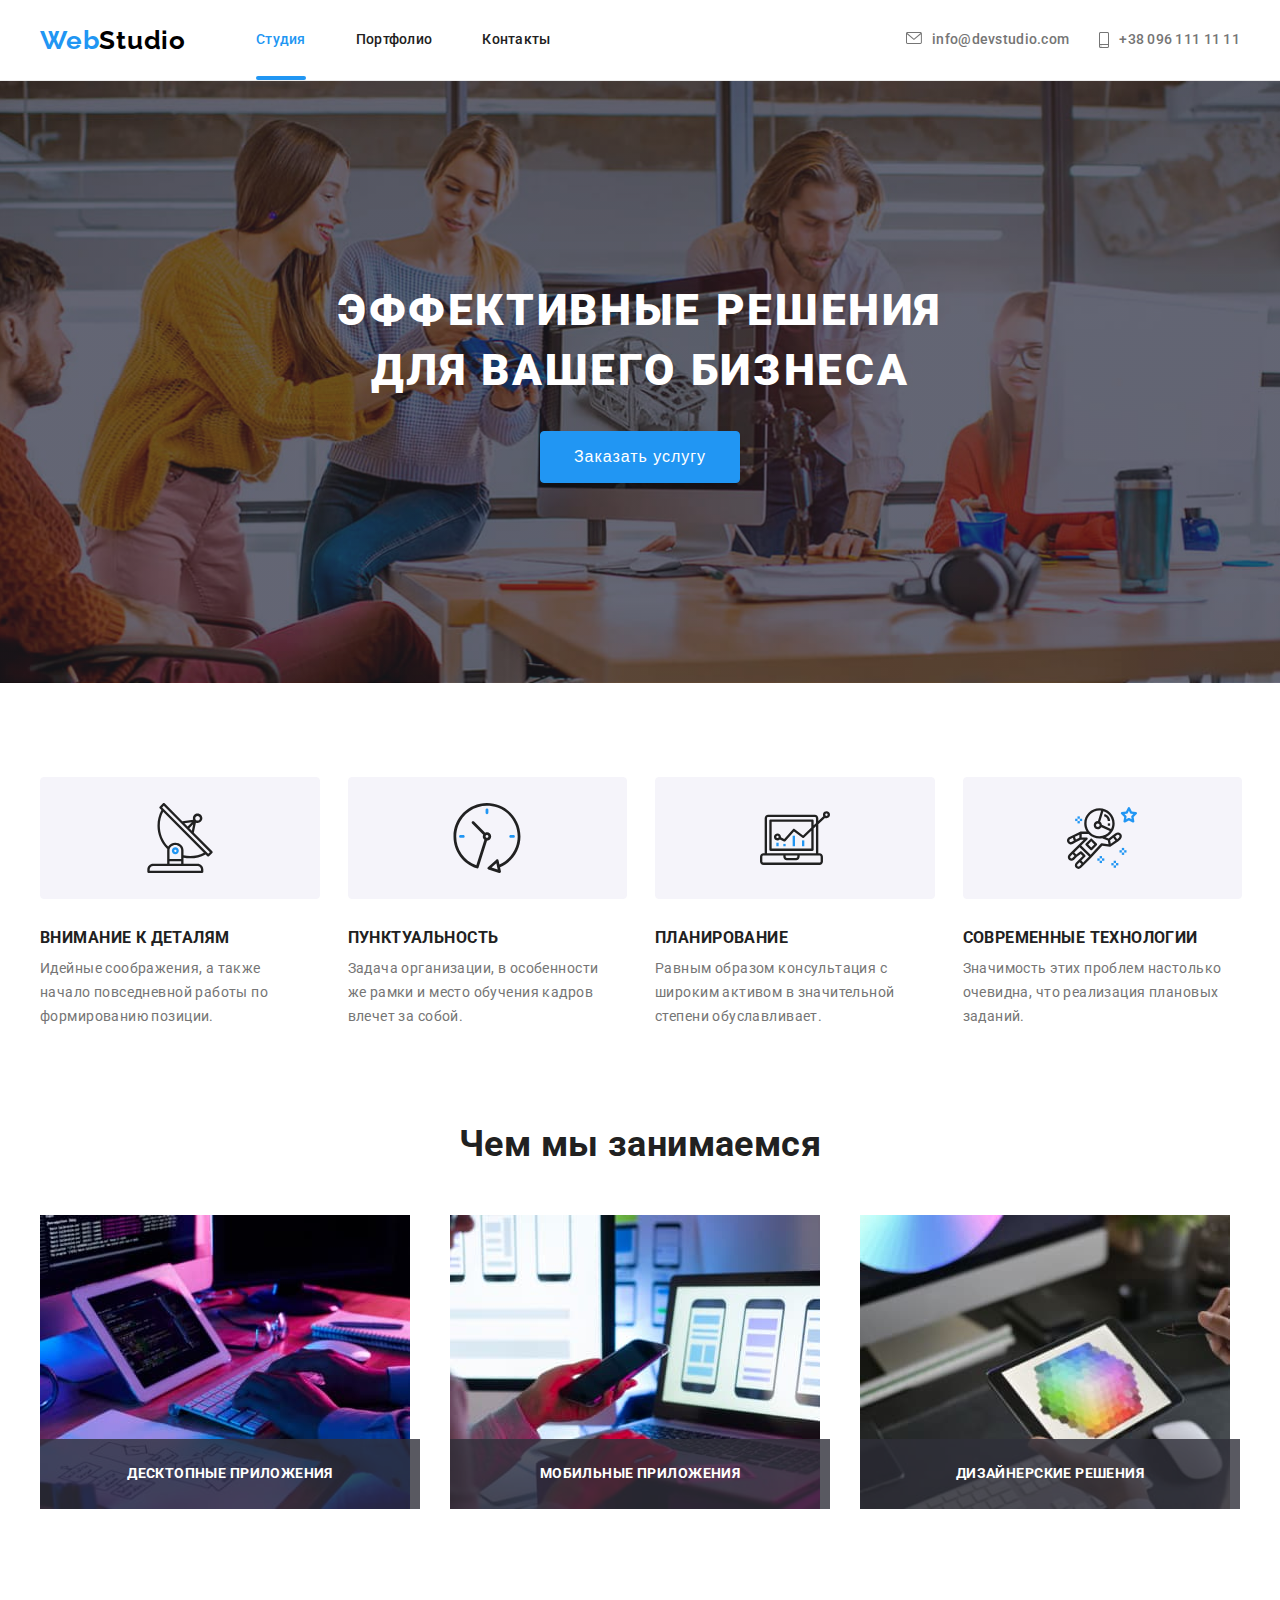
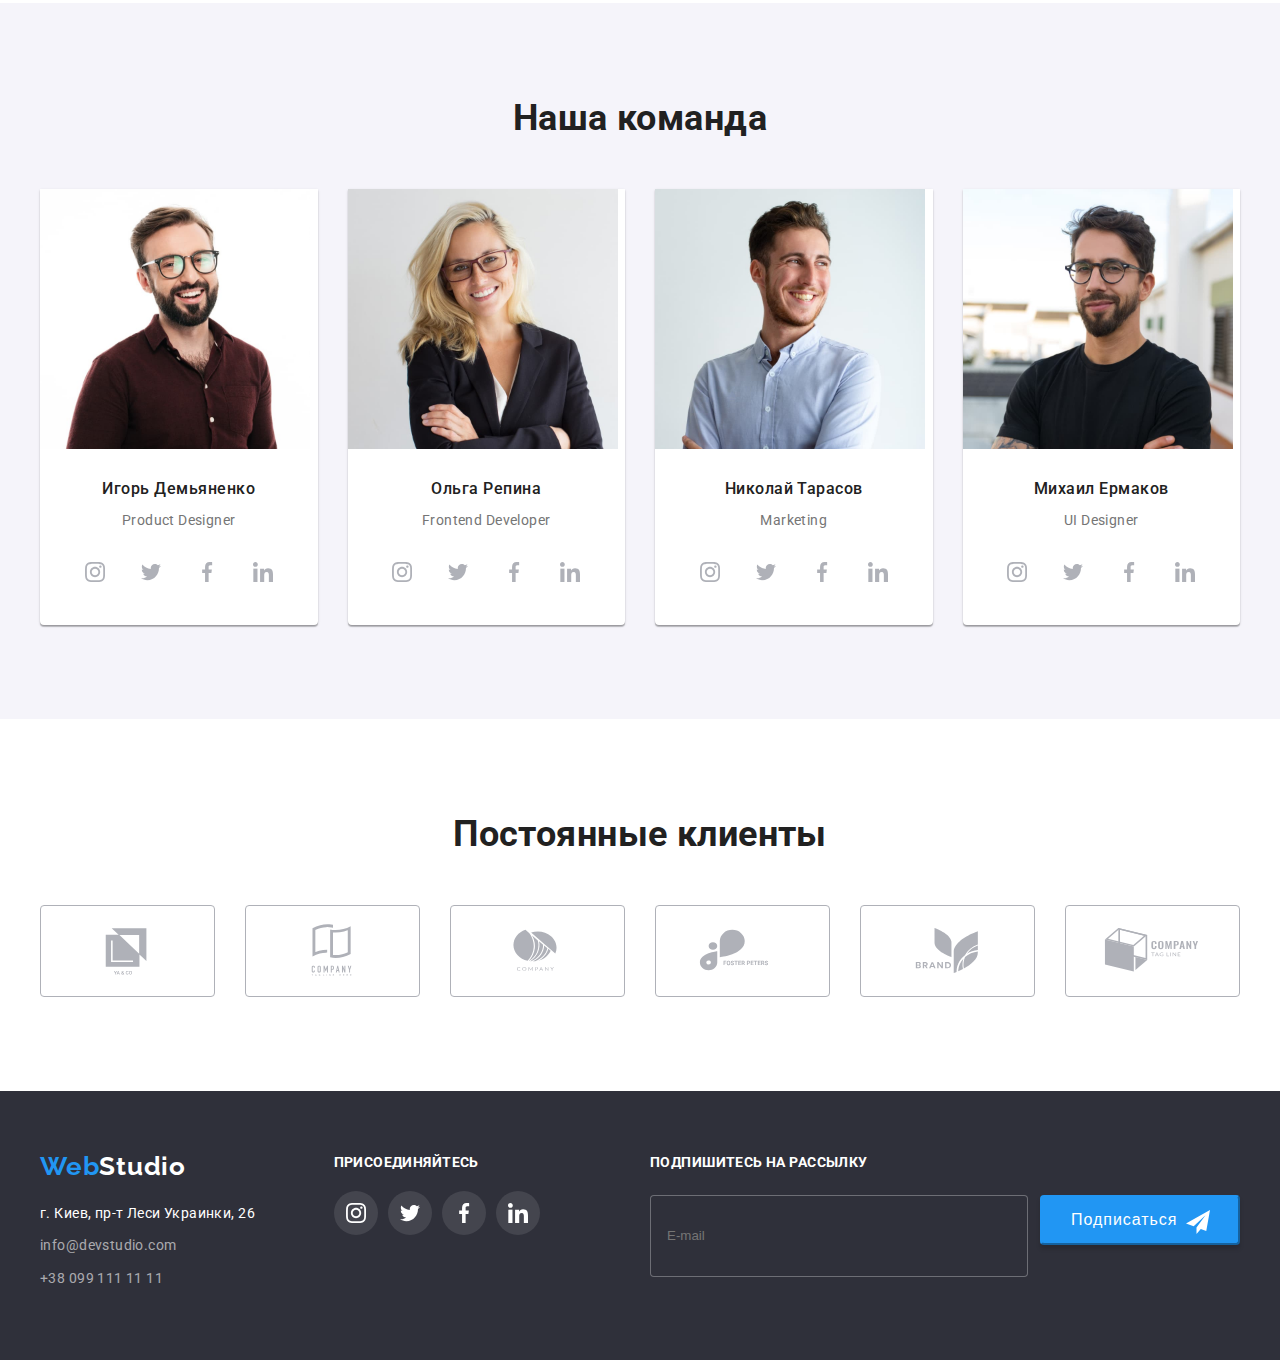
<file: index.html>
<!DOCTYPE html>
<html lang="ru">
  <head>
    <meta http-equiv="X-UA-Compatible" content="IE=Edge" />
    <meta charset="UTF-8" />
    <link rel="preconnect" href="https://fonts.gstatic.com" />
    <link href="https://fonts.googleapis.com/css2?family=Raleway:wght@700&display=swap" rel="stylesheet" />
    <link rel="preconnect" href="https://fonts.gstatic.com" />
    <link href="https://fonts.googleapis.com/css2?family=Roboto:wght@400;500;700;900&display=swap" rel="stylesheet" />
    <link
      rel="stylesheet"
      href="https://cdnjs.cloudflare.com/ajax/libs/modern-normalize/1.0.0/modern-normalize.min.css"
      integrity="sha512-ISS7cAi1PEhQ8jnbJpJZMd29NlhNj4AWYyLOSp2CE/CsHxTCu+r+t0D2yoJudVrd0/8fTVPUVDzY5Tvli75u/g=="
      crossorigin="anonymous"
    />
    <link rel="stylesheet" href="css/style.css" />
    <title>Студия</title>
  </head>

  <body>
    <!-- HEADER -->
    <header class="header">
      <div class="header-container container">
        <nav class="navigation">
          <a href="index.html" class="logo link"> <span class="accent">Web</span>Studio</a>
          <ul class="menu list">
            <li class="menu-item">
              <a href="index.html" class="menu-item-link link current">Студия</a>
            </li>
            <li class="menu-item">
              <a href="portfolio.html" class="menu-item-link link">Портфолио</a>
            </li>
            <li class="menu-item">
              <a href="" class="menu-item-link link">Контакты</a>
            </li>
          </ul>
        </nav>
        <address class="header-address">
          <ul class="address-list list">
            <li class="address-list-item">
              <a href="mailto:info@devstudio.com" class="header-address-link link">
                <svg class="tel-icon" width="16" height="12">
                  <use href="./images/sprite.svg#icon-envelope"></use>
                </svg>
                info@devstudio.com
              </a>
            </li>
            <li class="address-list-item">
              <a href="tel:+380961111111" class="header-address-link link">
                <svg class="tel-icon" width="10" height="16">
                  <use href="./images/sprite.svg#icon-smartphone"></use>
                </svg>
                +38 096 111 11 11
              </a>
            </li>
          </ul>
        </address>
      </div>
    </header>

    <main>
      <!-- Секция - HERO -->
      <section class="section hero">
        <div class="container">
          <h1 class="hero-title">Эффективные решения <br />для вашего бизнеса</h1>
          <button type="button" class="button main-button" data-modal-open>Заказать услугу</button>
        </div>
      </section>

      <!-- Секция - FEATURES -->
      <section class="section features">
        <div class="container">
          <h2 class="visually-hidden">Особенности</h2>
          <ul class="features-list list">
            <li class="features-item">
              <div class="features-item-rectangle">
                <svg class="features-icon" width="70" height="70">
                  <use href="./images/sprite.svg#icon-antenna"></use>
                </svg>
              </div>
              <h3 class="features-list-title">Внимание к деталям</h3>
              <p class="features-text">
                Идейные соображения, а также начало повседневной работы по формированию позиции.
              </p>
            </li>
            <li class="features-item">
              <div class="features-item-rectangle">
                <svg class="features-icon" width="70" height="70">
                  <use href="./images/sprite.svg#icon-clock"></use>
                </svg>
              </div>
              <h3 class="features-list-title">Пунктуальность</h3>
              <p class="features-text">
                Задача организации, в особенности же рамки и место обучения кадров влечет за собой.
              </p>
            </li>
            <li class="features-item">
              <div class="features-item-rectangle">
                <svg class="features-icon" width="70" height="70">
                  <use href="./images/sprite.svg#icon-diagram"></use>
                </svg>
              </div>
              <h3 class="features-list-title">Планирование</h3>
              <p class="features-text">
                Равным образом консультация с широким активом в значительной степени обуславливает.
              </p>
            </li>
            <li class="features-item">
              <div class="features-item-rectangle">
                <svg class="features-icon" width="70" height="70">
                  <use href="./images/sprite.svg#icon-astronaut"></use>
                </svg>
              </div>
              <h3 class="features-list-title">Современные технологии</h3>
              <p class="features-text">Значимость этих проблем настолько очевидна, что реализация плановых заданий.</p>
            </li>
          </ul>
        </div>
      </section>

      <!-- Секция - ABOUT -->
      <section class="section about">
        <div class="container">
          <h2 class="section-title">Чем мы занимаемся</h2>
          <ul class="about-list list">
            <li class="about-list-item">
              <div class="about-position">
                <img src="images/img1.jpg" alt="кто-то держит телефон" width="370" height="294" />
                <p class="about-text">Десктопные приложения</p>
              </div>
            </li>
            <li class="about-list-item">
              <div class="about-position">
                <img src="images/img2.jpg" alt="кто-то печатает на клавиатуре" width="370" height="294" />
                <p class="about-text">Мобильные приложения</p>
              </div>
            </li>
            <li class="about-list-item">
              <div class="about-position">
                <img src="images/img3.jpg" alt="кто-то держит плашет" width="370" height="294" />
                <p class="about-text">Дизайнерские решения</p>
              </div>
            </li>
          </ul>
        </div>
      </section>

      <!-- Секция - TEAM -->
      <section class="section team">
        <div class="team-container container">
          <h2 class="section-title">Наша команда</h2>
          <ul class="team-list list">
            <li class="team-item">
              <img src="images/team_card1.jpg" alt="Фото - Игорь Демьяненко" width="270" height="260" />
              <h3 class="team-list-title">Игорь Демьяненко</h3>
              <p>Product Designer</p>
              <ul class="team-member-list">
                <li class="team-member-item list">
                  <a href="" class="team-member-link">
                    <svg class="team-icon" width="20" height="20">
                      <use href="./images/sprite.svg#icon-instagram"></use>
                    </svg>
                  </a>
                </li>
                <li class="team-member-item list">
                  <a href="" class="team-member-link">
                    <svg class="team-icon" width="20" height="20">
                      <use href="./images/sprite.svg#icon-twitter"></use>
                    </svg>
                  </a>
                </li>
                <li class="team-member-item list">
                  <a href="" class="team-member-link">
                    <svg class="team-icon" width="20" height="20">
                      <use href="./images/sprite.svg#icon-facebook"></use>
                    </svg>
                  </a>
                </li>
                <li class="team-member-item list">
                  <a href="" class="team-member-link">
                    <svg class="team-icon" width="20" height="20">
                      <use href="./images/sprite.svg#icon-linkedin"></use>
                    </svg>
                  </a>
                </li>
              </ul>
            </li>
            <li class="team-item">
              <img src="images/team_card2.jpg" alt="Фото - Ольга Репина" width="270" height="260" />
              <h3 class="team-list-title">Ольга Репина</h3>
              <p>Frontend Developer</p>
              <ul class="team-member-list">
                <li class="team-member-item list">
                  <a href="" class="team-member-link">
                    <svg class="team-icon" width="20" height="20">
                      <use href="./images/sprite.svg#icon-instagram"></use>
                    </svg>
                  </a>
                </li>
                <li class="team-member-item list">
                  <a href="" class="team-member-link">
                    <svg class="team-icon" width="20" height="20">
                      <use href="./images/sprite.svg#icon-twitter"></use>
                    </svg>
                  </a>
                </li>
                <li class="team-member-item list">
                  <a href="" class="team-member-link">
                    <svg class="team-icon" width="20" height="20">
                      <use href="./images/sprite.svg#icon-facebook"></use>
                    </svg>
                  </a>
                </li>
                <li class="team-member-item list">
                  <a href="" class="team-member-link">
                    <svg class="team-icon" width="20" height="20">
                      <use href="./images/sprite.svg#icon-linkedin"></use>
                    </svg>
                  </a>
                </li>
              </ul>
            </li>
            <li class="team-item">
              <img src="images/team_card3.jpg" alt="Фото - Николай Тарасов" width="270" height="260" />
              <h3 class="team-list-title">Николай Тарасов</h3>
              <p>Marketing</p>
              <ul class="team-member-list">
                <li class="team-member-item list">
                  <a href="" class="team-member-link">
                    <svg class="team-icon" width="20" height="20">
                      <use href="./images/sprite.svg#icon-instagram"></use>
                    </svg>
                  </a>
                </li>
                <li class="team-member-item list">
                  <a href="" class="team-member-link">
                    <svg class="team-icon" width="20" height="20">
                      <use href="./images/sprite.svg#icon-twitter"></use>
                    </svg>
                  </a>
                </li>
                <li class="team-member-item list">
                  <a href="" class="team-member-link">
                    <svg class="team-icon" width="20" height="20">
                      <use href="./images/sprite.svg#icon-facebook"></use>
                    </svg>
                  </a>
                </li>
                <li class="team-member-item list">
                  <a href="" class="team-member-link">
                    <svg class="team-icon" width="20" height="20">
                      <use href="./images/sprite.svg#icon-linkedin"></use>
                    </svg>
                  </a>
                </li>
              </ul>
            </li>
            <li class="team-item">
              <img src="images/team_card4.jpg" alt="Фото - Михаил Ермаков" width="270" height="260" />
              <h3 class="team-list-title">Михаил Ермаков</h3>
              <p>UI Designer</p>
              <ul class="team-member-list">
                <li class="team-member-item list">
                  <a href="" class="team-member-link">
                    <svg class="team-icon" width="20" height="20">
                      <use href="./images/sprite.svg#icon-instagram"></use>
                    </svg>
                  </a>
                </li>
                <li class="team-member-item list">
                  <a href="" class="team-member-link">
                    <svg class="team-icon" width="20" height="20">
                      <use href="./images/sprite.svg#icon-twitter"></use>
                    </svg>
                  </a>
                </li>
                <li class="team-member-item list">
                  <a href="" class="team-member-link">
                    <svg class="team-icon" width="20" height="20">
                      <use href="./images/sprite.svg#icon-facebook"></use>
                    </svg>
                  </a>
                </li>
                <li class="team-member-item list">
                  <a href="" class="team-member-link">
                    <svg class="team-icon" width="20" height="20">
                      <use href="./images/sprite.svg#icon-linkedin"></use>
                    </svg>
                  </a>
                </li>
              </ul>
            </li>
          </ul>
        </div>
      </section>

      <!-- CLIENTS -->
      <section class="section clients">
        <div class="container">
          <h2 class="section-title">Постоянные клиенты</h2>
          <ul class="clients-list list">
            <li class="clients-item list">
              <a href="" class="client-link">
                <svg class="client-icon" width="106" height="60">
                  <use href="./images/sprite.svg#icon-logo-client1"></use>
                </svg>
              </a>
            </li>
            <li class="clients-item list">
              <a href="" class="client-link">
                <svg class="client-icon" width="106" height="60">
                  <use href="./images/sprite.svg#icon-logo-client2"></use>
                </svg>
              </a>
            </li>
            <li class="clients-item list">
              <a href="" class="client-link">
                <svg class="client-icon" width="106" height="60">
                  <use href="./images/sprite.svg#icon-logo-client3"></use>
                </svg>
              </a>
            </li>
            <li class="clients-item list">
              <a href="" class="client-link">
                <svg class="client-icon" width="106" height="60">
                  <use href="./images/sprite.svg#icon-logo-client4"></use>
                </svg>
              </a>
            </li>
            <li class="clients-item list">
              <a href="" class="client-link">
                <svg class="client-icon" width="106" height="60">
                  <use href="./images/sprite.svg#icon-logo-client5"></use>
                </svg>
              </a>
            </li>
            <li class="clients-item list">
              <a href="" class="client-link">
                <svg class="client-icon" width="106" height="60">
                  <use href="./images/sprite.svg#icon-logo-client6"></use>
                </svg>
              </a>
            </li>
          </ul>
        </div>
      </section>
    </main>
    <!-- FOOTER -->
    <footer class="footer">
      <div class="footer-container container">
        <div class="footer-info">
          <a href="index.html" class="logo-footer link">
            <span class="accent">Web</span><span class="accent-white">Studio</span></a
          >
          <address>
            <p class="footer-adress">г. Киев, пр-т Леси Украинки, 26</p>
            <a href="mailto:info@devstudio.com" class="link footer-link-adress">info@devstudio.com</a> <br />
            <a href="tel:+380991111111" class="link footer-link-adress">+38 099 111 11 11</a>
          </address>
        </div>
        <div class="footer-join join">
          <p class="join-text">Присоединяйтесь</p>
          <ul class="join-list">
            <li class="join-item list">
              <a href="" class="join-link">
                <svg class="join-icon" width="20" height="20">
                  <use href="./images/sprite.svg#icon-instagram"></use>
                </svg>
              </a>
            </li>
            <li class="join-item list">
              <a href="" class="join-link">
                <svg class="join-icon" width="20" height="20">
                  <use href="./images/sprite.svg#icon-twitter"></use>
                </svg>
              </a>
            </li>
            <li class="join-item list">
              <a href="" class="join-link">
                <svg class="join-icon" width="20" height="20">
                  <use href="./images/sprite.svg#icon-facebook"></use>
                </svg>
              </a>
            </li>
            <li class="join-item list">
              <a href="" class="join-link">
                <svg class="join-icon" width="20" height="20">
                  <use href="./images/sprite.svg#icon-linkedin"></use>
                </svg>
              </a>
            </li>
          </ul>
        </div>
        <div class="footer-sign-form">
          <p class="sign-head">Подпишитесь на рассылку</p>
          <form action="#" class="sign-form">
            <div class="sign-wrapper">
              <input type="email" class="sign-form-input" name="user-email" placeholder="E-mail" />
              <button type="submit" class="sign-button">
                Подписаться
                <svg class="sign-icon" width="24" height="24">
                  <use href="./images/sprite.svg#icon-icon-send"></use>
                </svg>
              </button>
            </div>
          </form>
        </div>
      </div>
    </footer>

    <!-- is-hidden -->
    <div class="backdrop is-hidden" data-modal>
      <div class="modal">
        <button class="close-btn" type="button" data-modal-close>
          <svg class="icon-close-black-cross" width="11" height="11">
            <use href="./images/sprite.svg#icon-close-black-cross"></use>
          </svg>
        </button>
        <form action="#" class="modal-form">
          <b class="modal-head">Оставьте свои данные, мы вам перезвоним</b>
          <label class="modal-form-field"
            >Имя
            <span class="modal-form-input-wrapper">
              <input type="text" class="modal-form-input" name="user-name" />
              <svg class="modal-icon icon-user" width="12" height="12">
                <use href="./images/sprite.svg#icon-person-black"></use>
              </svg>
            </span>
          </label>
          <label class="modal-form-field"
            >Телефон
            <span class="modal-form-input-wrapper">
              <input type="tel" class="modal-form-input" name="user-phone" />
              <svg class="modal-icon icon-phone" width="13" height="13">
                <use href="./images/sprite.svg#icon-phone-black"></use>
              </svg>
            </span>
          </label>
          <label class="modal-form-field"
            >Почта
            <span class="modal-form-input-wrapper">
              <input type="email" class="modal-form-input" name="user-email" />
              <svg class="modal-icon icon-email" width="15" height="12">
                <use href="./images/sprite.svg#icon-email-black"></use>
              </svg>
            </span>
          </label>
          <label class="modal-form-field">
            Комментарий
            <textarea name="user-message" class="modal-form-message" placeholder="Введите текст"></textarea>
          </label>
          <input
            type="checkbox"
            name="user-policy"
            id="user-policy"
            class="modal-form-checkbox-input visually-hidden"
          />
          <label for="user-policy" class="modal-form-checkbox-agree">
            <span class="icon-check-wrapper">
              <svg class="icon-check" width="17" height="16">
                <use href="./images/sprite.svg#icon-check-bg"></use>
              </svg>
            </span>
            Соглашаюсь с рассылкой и принимаю
            <a href="" class="modal-form-link">Условия договора</a>
          </label>

          <button type="submit" class="modal-form-button">Отправить</button>
        </form>
      </div>
    </div>

    <script src="./js/modal.js"></script>
  </body>
</html>
</file>
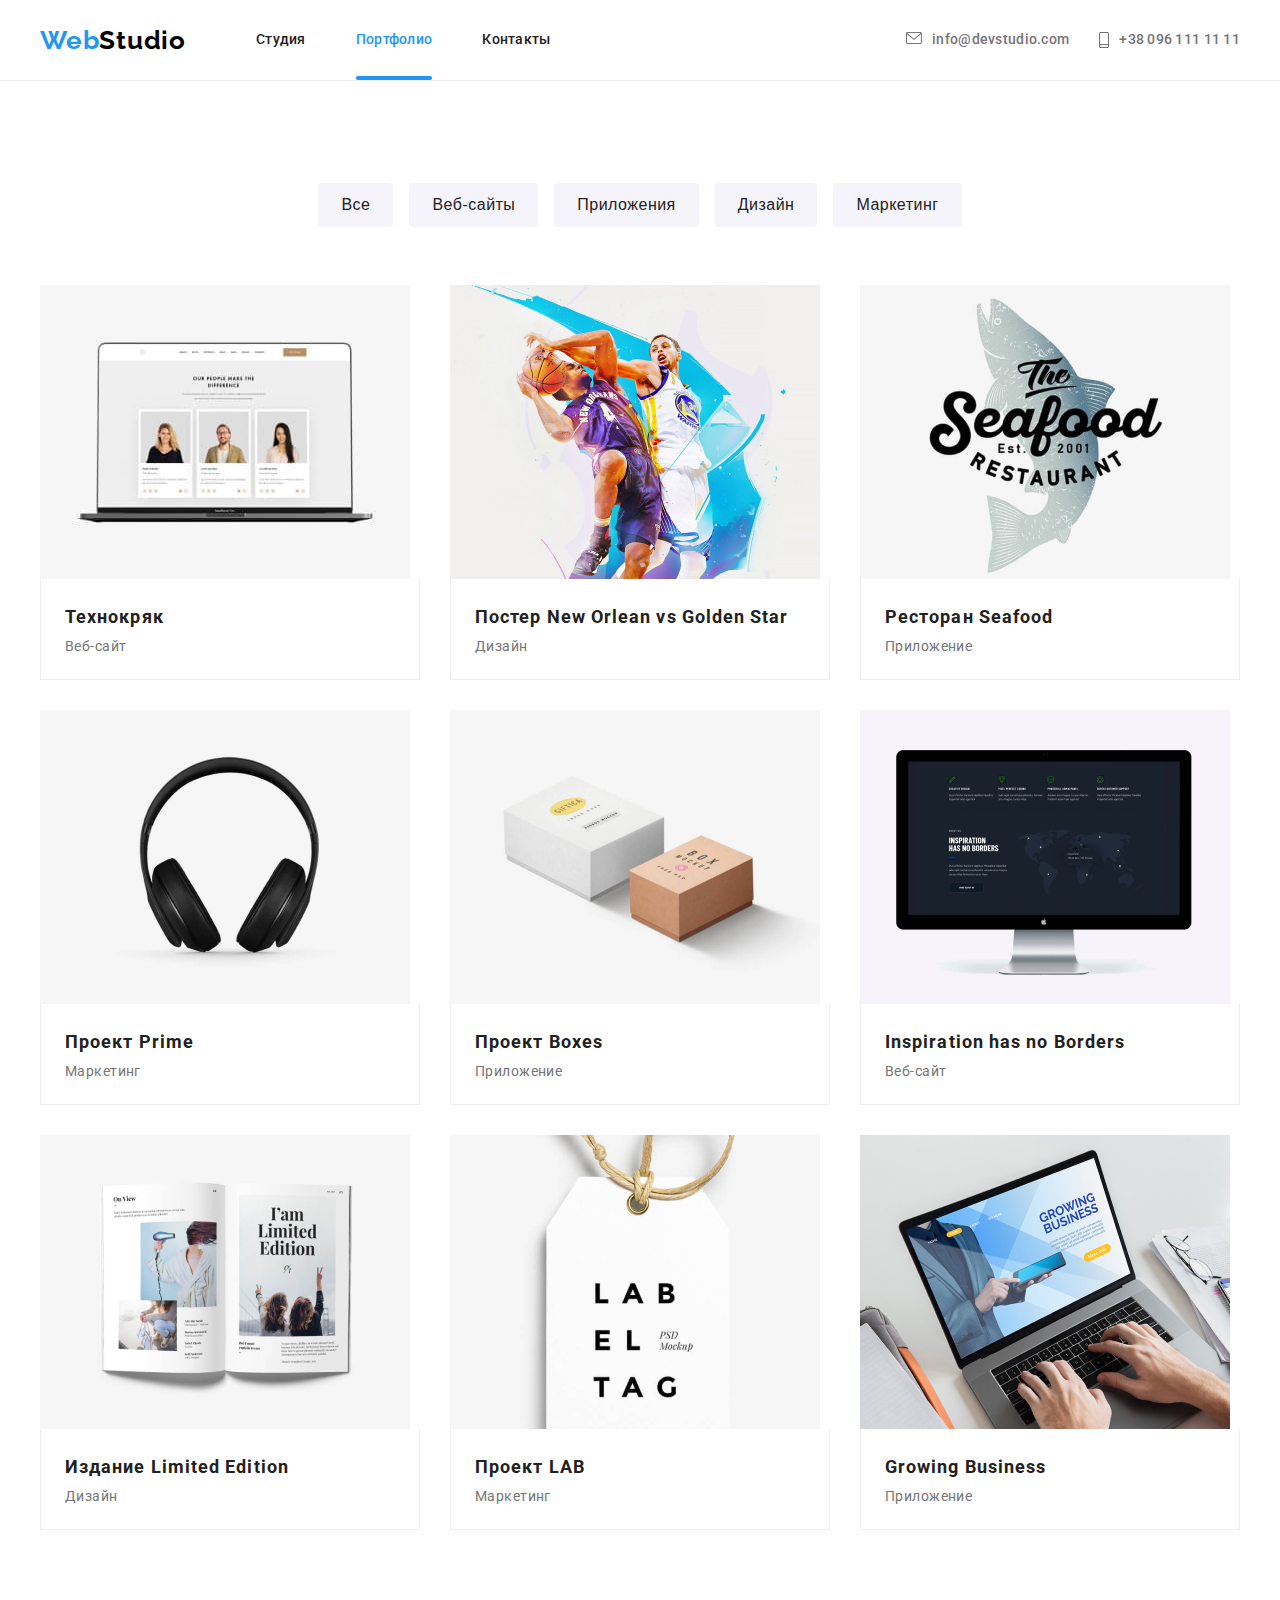
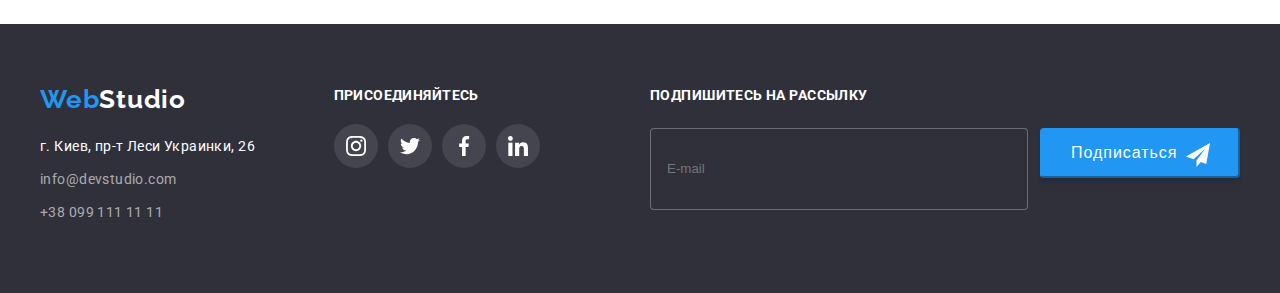
<file: portfolio.html>
<!DOCTYPE html>
<html lang="ru">
  <head>
    <meta http-equiv="X-UA-Compatible" content="IE=Edge" />
    <meta charset="UTF-8" />
    <link rel="preconnect" href="https://fonts.gstatic.com" />
    <link href="https://fonts.googleapis.com/css2?family=Raleway:wght@700&display=swap" rel="stylesheet" />
    <link rel="preconnect" href="https://fonts.gstatic.com" />
    <link href="https://fonts.googleapis.com/css2?family=Roboto:wght@400;500;700;900&display=swap" rel="stylesheet" />
    <link
      rel="stylesheet"
      href="https://cdnjs.cloudflare.com/ajax/libs/modern-normalize/1.0.0/modern-normalize.min.css"
      integrity="sha512-ISS7cAi1PEhQ8jnbJpJZMd29NlhNj4AWYyLOSp2CE/CsHxTCu+r+t0D2yoJudVrd0/8fTVPUVDzY5Tvli75u/g=="
      crossorigin="anonymous"
    />
    <link rel="stylesheet" href="css/style.css" />
    <title>Портфолио</title>
  </head>

  <body>
    <!-- HEADER -->
    <header class="header">
      <div class="header-container container">
        <nav class="navigation">
          <a href="index.html" class="logo link"> <span class="accent">Web</span>Studio</a>
          <ul class="menu list">
            <li class="menu-item">
              <a href="index.html" class="menu-item-link link">Студия</a>
            </li>
            <li class="menu-item">
              <a href="portfolio.html" class="menu-item-link link current">Портфолио</a>
            </li>
            <li class="menu-item">
              <a href="" class="menu-item-link link">Контакты</a>
            </li>
          </ul>
        </nav>
        <address class="header-address">
          <ul class="address-list list">
            <li class="address-list-item">
              <a href="mailto:info@devstudio.com" class="header-address-link link">
                <svg class="tel-icon" width="16" height="12">
                  <use href="./images/sprite.svg#icon-envelope"></use>
                </svg>
                info@devstudio.com
              </a>
            </li>
            <li class="address-list-item">
              <a href="tel:+380961111111" class="header-address-link link">
                <svg class="tel-icon" width="10" height="16">
                  <use href="./images/sprite.svg#icon-smartphone"></use>
                </svg>
                +38 096 111 11 11
              </a>
            </li>
          </ul>
        </address>
      </div>
    </header>

    <main>
      <!-- PROJECTS -->
      <section class="project-section section">
        <h1 class="visually-hidden">Портфолио</h1>
        <div class="container">
          <h2 class="visually-hidden">Проекты</h2>
          <ul class="button-list list">
            <li class="button-list-item"><button class="button" type="button">Все</button></li>
            <li class="button-list-item"><button class="button" type="button">Веб-сайты</button></li>
            <li class="button-list-item"><button class="button" type="button">Приложения</button></li>
            <li class="button-list-item"><button class="button" type="button">Дизайн</button></li>
            <li class="button-list-item"><button class="button" type="button">Маркетинг</button></li>
          </ul>
          <ul class="project-list list">
            <li class="project-item">
              <a href="" class="project-link link">
                <div class="project-image">
                  <img src="images/portfolio-img1.jpg" alt="opened laptop" width="370" height="294" />
                  <div class="project-overlay">
                    <p class="overlay-text">
                      Технокряк это современная площадка распространения коронавируса. Компании используют эту платформу
                      для цифрового шпионажа и атак на защищённые сервера конкурентов.
                    </p>
                  </div>
                </div>
                <div class="project-name">
                  <h3 class="project-list-title">Технокряк</h3>
                  <p class="project-text">Веб-сайт</p>
                </div>
              </a>
            </li>
            <li class="project-item">
              <a href="" class="project-link link">
                <div class="project-image">
                  <img src="images/portfolio-img2.jpg" alt="two guys playing basketball" width="370" height="294" />
                  <div class="project-overlay">
                    <p class="overlay-text">
                      Технокряк это современная площадка распространения коронавируса. Компании используют эту платформу
                      для цифрового шпионажа и атак на защищённые сервера конкурентов.
                    </p>
                  </div>
                </div>
                <div class="project-name">
                  <h3 class="project-list-title">Постер New Orlean vs Golden Star</h3>
                  <p class="project-text">Дизайн</p>
                </div>
              </a>
            </li>
            <li class="project-item">
              <a href="" class="project-link link">
                <div class="project-image">
                  <img src="images/portfolio-img3.jpg" alt="the seafood restaurant logo" width="370" height="294" />
                  <div class="project-overlay">
                    <p class="overlay-text">
                      Технокряк это современная площадка распространения коронавируса. Компании используют эту платформу
                      для цифрового шпионажа и атак на защищённые сервера конкурентов.
                    </p>
                  </div>
                </div>
                <div class="project-name">
                  <h3 class="project-list-title">Ресторан Seafood</h3>
                  <p class="project-text">Приложение</p>
                </div>
              </a>
            </li>
            <li class="project-item">
              <a href="" class="project-link link">
                <div class="project-image">
                  <img src="images/portfolio-img4.jpg" alt="headphones" width="370" height="294" />
                  <div class="project-overlay">
                    <p class="overlay-text">
                      Технокряк это современная площадка распространения коронавируса. Компании используют эту платформу
                      для цифрового шпионажа и атак на защищённые сервера конкурентов.
                    </p>
                  </div>
                </div>
                <div class="project-name">
                  <h3 class="project-list-title">Проект Prime</h3>
                  <p class="project-text">Маркетинг</p>
                </div>
              </a>
            </li>
            <li class="project-item">
              <a href="" class="project-link link">
                <div class="project-image">
                  <img src="images/portfolio-img5.jpg" alt="two boxes" width="370" height="294" />
                  <div class="project-overlay">
                    <p class="overlay-text">
                      Технокряк это современная площадка распространения коронавируса. Компании используют эту платформу
                      для цифрового шпионажа и атак на защищённые сервера конкурентов.
                    </p>
                  </div>
                </div>
                <div class="project-name">
                  <h3 class="project-list-title">Проект Boxes</h3>
                  <p class="project-text">Приложение</p>
                </div>
              </a>
            </li>
            <li class="project-item">
              <a href="" class="project-link link">
                <div class="project-image">
                  <img src="images/portfolio-img6.jpg" alt="monitor" width="370" height="294" />
                  <div class="project-overlay">
                    <p class="overlay-text">
                      Технокряк это современная площадка распространения коронавируса. Компании используют эту платформу
                      для цифрового шпионажа и атак на защищённые сервера конкурентов.
                    </p>
                  </div>
                </div>
                <div class="project-name">
                  <h3 class="project-list-title">Inspiration has no Borders</h3>
                  <p class="project-text">Веб-сайт</p>
                </div>
              </a>
            </li>
            <li class="project-item">
              <a href="" class="project-link link">
                <div class="project-image">
                  <img src="images/portfolio-img7.jpg" alt="book" width="370" height="294" />
                  <div class="project-overlay">
                    <p class="overlay-text">
                      Технокряк это современная площадка распространения коронавируса. Компании используют эту платформу
                      для цифрового шпионажа и атак на защищённые сервера конкурентов.
                    </p>
                  </div>
                </div>
                <div class="project-name">
                  <h3 class="project-list-title">Издание Limited Edition</h3>
                  <p class="project-text">Дизайн</p>
                </div>
              </a>
            </li>
            <li class="project-item">
              <a href="" class="project-link link">
                <div class="project-image">
                  <img src="images/portfolio-img8.jpg" alt="label tag" width="370" height="294" />
                  <div class="project-overlay">
                    <p class="overlay-text">
                      Технокряк это современная площадка распространения коронавируса. Компании используют эту платформу
                      для цифрового шпионажа и атак на защищённые сервера конкурентов.
                    </p>
                  </div>
                </div>
                <div class="project-name">
                  <h3 class="project-list-title">Проект LAB</h3>
                  <p class="project-text">Маркетинг</p>
                </div>
              </a>
            </li>
            <li class="project-item">
              <a href="" class="project-link link">
                <div class="project-image">
                  <img src="images/portfolio-img9.jpg" alt="someone printing on a laptop" width="370" height="294" />
                  <div class="project-overlay">
                    <p class="overlay-text">
                      Технокряк это современная площадка распространения коронавируса. Компании используют эту платформу
                      для цифрового шпионажа и атак на защищённые сервера конкурентов.
                    </p>
                  </div>
                </div>
                <div class="project-name">
                  <h3 class="project-list-title">Growing Business</h3>
                  <p class="project-text">Приложение</p>
                </div>
              </a>
            </li>
          </ul>
        </div>
      </section>
    </main>

    <!-- FOOTER -->
    <footer class="footer">
      <div class="footer-container container">
        <div class="footer-info">
          <a href="index.html" class="logo-footer link">
            <span class="accent">Web</span><span class="accent-white">Studio</span></a
          >
          <address>
            <p class="footer-adress">г. Киев, пр-т Леси Украинки, 26</p>
            <a href="mailto:info@devstudio.com" class="link footer-link-adress">info@devstudio.com</a> <br />
            <a href="tel:+380991111111" class="link footer-link-adress">+38 099 111 11 11</a>
          </address>
        </div>
        <div class="footer-join join">
          <p class="join-text">Присоединяйтесь</p>
          <ul class="join-list">
            <li class="join-item list">
              <a href="" class="join-link">
                <svg class="join-icon" width="20" height="20">
                  <use href="./images/sprite.svg#icon-instagram"></use>
                </svg>
              </a>
            </li>
            <li class="join-item list">
              <a href="" class="join-link">
                <svg class="join-icon" width="20" height="20">
                  <use href="./images/sprite.svg#icon-twitter"></use>
                </svg>
              </a>
            </li>
            <li class="join-item list">
              <a href="" class="join-link">
                <svg class="join-icon" width="20" height="20">
                  <use href="./images/sprite.svg#icon-facebook"></use>
                </svg>
              </a>
            </li>
            <li class="join-item list">
              <a href="" class="join-link">
                <svg class="join-icon" width="20" height="20">
                  <use href="./images/sprite.svg#icon-linkedin"></use>
                </svg>
              </a>
            </li>
          </ul>
        </div>
        <div class="footer-sign-form">
          <p class="sign-head">Подпишитесь на рассылку</p>
          <form action="#" class="sign-form">
            <div class="sign-wrapper">
              <input type="email" class="sign-form-input" name="user-email" placeholder="E-mail" />
              <button type="submit" class="sign-button">
                Подписаться
                <svg class="sign-icon" width="24" height="24">
                  <use href="./images/sprite.svg#icon-icon-send"></use>
                </svg>
              </button>
            </div>
          </form>
        </div>
      </div>
    </footer>
  </body>
</html>
</file>
<file: css/style.css>
:root {
  --primary-text-color: #757575;
  --title-text-color: #212121;
  --accent-blue-color: #2196f3;
  --accent-white-color: #ffffff;
  --primary-page-bg-color: #ffffff;
  --secondary-page-bg-color: #f5f4fa;
  --footer-bg-color: #2f303a;
}

body {
  color: var(--primary-text-color);
  font-family: Roboto, sans-serif;
  font-size: 14px;
  line-height: 1.71;
  letter-spacing: 0.03em;
  background-color: var(--primary-page-bg-color);
  margin: 0 auto;
}
/* ===== Обнуление стилей ===== */
h1,
h2,
h3,
h4,
h5,
h6,
p {
  margin: 0;
}
ul,
ol {
  margin: 0;
  padding: 0;
}
img {
  display: block;
  max-width: 100%;
  height: auto;
}
.list {
  list-style: none;
}
.link {
  text-decoration: none;
}
/* ===== END - Обнуление стилей ===== */

/* === INDEX.HTML === */
.container {
  width: 1200px;
  padding-left: 15px;
  padding-right: 15px;
  margin-left: auto;
  margin-right: auto;
}
.section {
  padding-top: 94px;
  padding-bottom: 94px;
}
.visually-hidden {
  position: absolute !important;
  clip: rect(1px 1px 1px 1px); /* IE6, IE7 */
  clip: rect(1px, 1px, 1px, 1px);
  padding: 0 !important;
  border: 0 !important;
  height: 1px !important;
  width: 1px !important;
  overflow: hidden;
}
/* === TITLES === */
/* для заголовков Н2 */
.section-title {
  font-weight: bold;
  font-size: 36px;
  line-height: 1.17;
  color: var(--title-text-color);
  margin-bottom: 50px;
  text-align: center;
}
/* === BUTTONS === */
.button {
  background-color: var(--secondary-page-bg-color);
  font-weight: bold;
  line-height: 1.87;
  letter-spacing: 0.03em;
  color: var(--title-text-color);
  cursor: pointer;
  font-weight: 500;
  font-size: 16px;
  border-radius: 4px;
  padding: 6px 22px;
  text-align: center;
  border: 1px solid transparent;
  transition: background-color 250ms cubic-bezier(0.4, 0, 0.2, 1), color 250ms cubic-bezier(0.4, 0, 0.2, 1);
}

.button:hover,
.button:focus {
  background-color: var(--accent-blue-color);
  color: var(--accent-white-color);
  box-shadow: 0px 2px 2px rgba(0, 0, 0, 0.12), 0px 1px 2px rgba(0, 0, 0, 0.08), 0px 3px 1px rgba(0, 0, 0, 0.1);
}
.button-list {
  display: flex;
  flex-direction: row;
  justify-content: center;
  margin-bottom: 50px;
}
.button-list-item:not(last-child) {
  margin: 8px;
}
.main-button {
  background-color: var(--accent-blue-color);
  color: var(--accent-white-color);
  box-shadow: 0px 4px 4px rgba(0, 0, 0, 0.15);
  font-size: 16px;
  letter-spacing: 0.06em;
  border-radius: 4px;
  border-color: var(--accent-blue-color);
  min-width: 200px;
  padding: 10px 32px;
}

/* === HEADER === */
.header {
  border-bottom: 1px solid #ececec;
}
.header-container {
  display: flex;
  align-items: center;
}
.navigation .logo.link {
  font-family: Raleway, sans-serif;
  font-weight: bold;
  font-size: 26px;
  line-height: 1.19;
  letter-spacing: 0.03em;
  color: #000000;
  align-self: center;
  margin-right: 70px;
  padding-left: 0;
  padding-right: 0;
}
a .accent {
  color: var(--accent-blue-color);
}
.accent-white {
  color: var(--accent-white-color);
}
.navigation {
  display: flex;
}
.navigation .link {
  display: block;
  font-weight: 500;
  line-height: 1.14;
  letter-spacing: 0.02em;
  color: var(--title-text-color);
}

.menu.list {
  display: flex;
  list-style: none;
}
.menu-item {
  display: block;
  position: relative;
}
.menu-item:not(:last-child) {
  margin-right: 50px;
}
.menu-item-link {
  display: block;
  padding-top: 32px;
  padding-bottom: 32px;
  margin-right: 0;
  transition: color 250ms cubic-bezier(0.4, 0, 0.2, 1);

  font-weight: 500;
  font-size: 14px;
  line-height: 1.14;
  letter-spacing: 0.02em;
}
.menu-item-link.link.current {
  color: var(--accent-blue-color);
}
.menu-item-link.link.current::after {
  content: '';
  display: block;
  width: 100%;
  height: 4px;
  border-radius: 2px;
  background-color: var(--accent-blue-color);
  position: absolute;
  bottom: 0;
}

.menu-item-link.link:hover,
.menu-item-link.link:focus,
.header-address-link:hover,
.header-address-link:focus {
  color: var(--accent-blue-color);
}
.header-address-link:hover .tel-icon,
.header-address-link:focus .tel-icon {
  fill: var(--accent-blue-color);
}

.header-address-link {
  padding-top: 32px;
  padding-bottom: 32px;
  font-weight: 500;
  font-size: 14px;
  line-height: 1.14;
  letter-spacing: 0.02em;
  font-style: normal;
  color: var(--primary-text-color);
  display: flex;
  text-align: center;
  justify-content: center;
  transition: color 250ms cubic-bezier(0.4, 0, 0.2, 1);
}
.header-address {
  margin-left: auto;
}
.address-list {
  display: flex;
}
.address-list-item {
  display: flex;
  align-items: center;
  justify-content: center;
}
.address-list-item:not(:last-child) {
  margin-right: 30px;
}
.tel-icon {
  margin-right: 10px;
  flex-shrink: 0;
  align-items: baseline;
  transition: fill 250ms cubic-bezier(0.4, 0, 0.2, 1);
  fill: var(--primary-text-color);
}

/* === END HEADER === */

/* ======= MAIN ======= */

/* === HERO === */
.hero {
  text-align: center;
  padding-top: 200px;
  padding-bottom: 200px;

  background-image: linear-gradient(rgba(47, 48, 58, 0.4), rgba(47, 48, 58, 0.4)), url('../images/backgroundimage.jpg');
  background-repeat: no-repeat;
  background-size: cover;
  background-position: center;
  max-width: 1600px;
  margin-left: auto;
  margin-right: auto;
  /* На случай, если не загрузится фото  */
  background-color: var(--footer-bg-color);
}

.hero-title {
  font-weight: 900;
  font-size: 44px;
  line-height: 1.36;
  text-align: center;
  letter-spacing: 0.06em;
  text-transform: uppercase;
  color: var(--accent-white-color);
  margin-left: auto;
  margin-right: auto;
  margin-bottom: 30px;
}
/* === END HERO === */

/* === FEATURES === */
.features-list {
  display: flex;
  flex-direction: row;
  flex-wrap: wrap;
  justify-content: center;
  margin-left: -30px;
  margin-top: -30px;
}
.features-item {
  margin-left: 30px;
  margin-top: 30px;
  flex-basis: calc((100% - 120px) / 4);
}
.features-item-rectangle {
  width: 100%;
  height: 120px;
  border: 1px solid var(--secondary-page-bg-color);
  border-radius: 4px;
  background-color: var(--secondary-page-bg-color);
  margin-bottom: 30px;
  display: flex;
  justify-content: center;
  align-items: center;
}
.features-icon {
  fill: var(--title-text-color);
}
.features-list-title {
  font-weight: bold;
  line-height: 1.14;
  text-transform: uppercase;
  color: var(--title-text-color);
  margin-bottom: 10px;
}
.features-text {
  width: 270px;
}
/* === END FEATURES === */

/* === ABOUT === */
.section.about {
  padding-top: 0;
}
.about-list {
  display: flex;
  flex-direction: row;
  justify-content: center;
  margin-left: -30px;
  margin-top: -30px;
}
.about-list-item {
  margin-left: 30px;
  margin-top: 30px;
  flex-basis: calc((100% - 90px) / 3);
}
.about-position {
  position: relative;
}
.about-text {
  position: absolute;
  width: 100%;
  height: 70px;
  bottom: 0;
  z-index: 5;
  font-weight: bold;
  text-transform: uppercase;
  font-size: 14px;
  line-height: 1.71;
  letter-spacing: 0.03em;
  color: var(--accent-white-color);
  background-color: rgba(47, 48, 58, 0.8);
  display: flex;
  justify-content: center;
  align-items: center;
}
/* === END ABOUT === */

/* ===TEAM === */
.team {
  background-color: var(--secondary-page-bg-color);
}
.team-list {
  display: flex;
  flex-wrap: wrap;
  justify-content: center;
  margin-top: -30px;
  margin-left: -30px;
}
.team-item {
  margin-top: 30px;
  margin-left: 30px;
  flex-basis: calc((100% - 120px) / 4);
  text-align: center;
  padding-bottom: 30px;
  box-shadow: 0px 1px 3px rgba(0, 0, 0, 0.12), 0px 1px 1px rgba(0, 0, 0, 0.14), 0px 2px 1px rgba(0, 0, 0, 0.2);
  border-radius: 0px 0px 4px 4px;
  background-color: var(--primary-page-bg-color);
}
.team-list-title {
  font-weight: 500;
  line-height: 1.18;
  letter-spacing: 0.03em;
  color: var(--title-text-color);
  margin-top: 30px;
  margin-bottom: 10px;
}
.team-member-list {
  display: inline-flex;
  margin-top: 16px;
}
.team-member-item:not(:last-child) {
  margin-right: 10px;
}
.team-member-link {
  width: 44px;
  height: 44px;
  border: 1px solid transparent;
  border-radius: 50%;
  display: flex;
  align-items: center;
  justify-content: center;
  transition: background-color 250ms cubic-bezier(0.4, 0, 0.2, 1);
}
.team-icon {
  fill: #afb1b8;
  transition: fill 250ms cubic-bezier(0.4, 0, 0.2, 1);
}
.team-member-link:hover,
.team-member-link:focus {
  background-color: var(--accent-blue-color);
}
.team-member-link:hover .team-icon,
.team-member-link:focus .team-icon {
  fill: var(--accent-white-color);
}
.gallery .suptitle {
  margin-bottom: 44px;
}

.gallery-list {
  display: flex;
  flex-wrap: wrap;
  margin-left: -30px;
  margin-top: -30px;
}

.gallery-list-item {
  width: 500px;
  flex-basis: calc((100% - 120px) / 4);
  margin-left: 30px;
  margin-top: 30px;
}
/* === END TEAM === */

/* === CLIENTS === */
.clients-list {
  display: flex;
  flex-wrap: wrap;
  margin-left: -30px;
  margin-top: -30px;
}
.clients-item {
  flex-basis: calc((100% - 180px) / 6);
  margin-left: 30px;
  margin-top: 30px;
}

.client-link {
  display: flex;
  align-items: center;
  justify-content: center;
  width: 100%;
  height: 92px;
  border: 1px solid #afb1b8;
  box-sizing: border-box;
  border-radius: 4px;
}
.client-icon {
  fill: #afb1b8;
  transition: fill 250ms cubic-bezier(0.4, 0, 0.2, 1);
}
.client-link:hover,
.client-link:focus,
.client-link:hover .client-icon,
.client-link:focus .client-icon {
  border-color: var(--accent-blue-color);
  fill: var(--accent-blue-color);
}
/* === END CLIENTS === */

/* === PROJECTS === (PORTFOLIO) */
.project-list {
  display: flex;
  flex-wrap: wrap;
  justify-content: center;
  margin-top: -30px;
  margin-left: -30px;
}
.project-item {
  margin-top: 30px;
  margin-left: 30px;
  flex-basis: calc((100% - 90px) / 3);
}

.project-image {
  position: relative;
  overflow: hidden;
}
.project-overlay {
  position: absolute;
  width: 100%;
  height: 100%;
  top: 0;
  left: 0;
  padding: 63px 24px;
  background-color: rgba(33, 150, 243, 0.9);
  transform: translateY(100%);
  transition: transform 250ms cubic-bezier(0.4, 0, 0.2, 1);
}
.overlay-text {
  font-size: 18px;
  line-height: 1.55;
  color: var(--accent-white-color);
}
.project-link:hover .project-overlay,
.project-link:focus .project-overlay {
  transform: translateY(0);
}
.project-name {
  padding: 20px 24px;
  border-left: 1px solid #eeeeee;
  border-right: 1px solid #eeeeee;
  border-bottom: 1px solid #eeeeee;
}
.project-list-title {
  font-weight: 700;
  font-size: 18px;
  line-height: 2;
  letter-spacing: 0.06em;
  color: var(--title-text-color);
}
.project-text {
  color: var(--primary-text-color);
}
.project-link:hover .project-name,
.project-link:focus .project-name {
  box-shadow: 1px 4px 6px rgba(0, 0, 0, 0.16), 0px 4px 4px rgba(0, 0, 0, 0.06), 0px 1px 1px rgba(0, 0, 0, 0.12);
}
/* === END PROJECTS === */

/* === FOOTER === */
.footer {
  background-color: var(--footer-bg-color);
  padding-top: 60px;
  padding-bottom: 60px;
  display: flex;
}
.footer-container {
  display: flex;
}
.footer-info {
  flex-basis: calc((50% - 45px) / 2);
}
.footer-join {
  flex-basis: calc((50% - 45px) / 2);
  margin-left: 70px;
}
.footer-sign-form {
  flex-basis: calc(50% - 15px);
  margin-left: 93px;
}
.logo-footer.link {
  font-family: Raleway, sans-serif;
  font-weight: bold;
  font-size: 26px;
  line-height: 1.19;
  letter-spacing: 0.03em;
  color: var(--accent-white-color);
  align-self: center;
  display: block;
  margin-bottom: 20px;
}
.footer-adress {
  font-style: normal;
  color: var(--accent-white-color);
  margin-bottom: 9px;
}
.footer-link-adress {
  font-style: normal;
  color: rgba(255, 255, 255, 0.6);
  display: inline-block;
  margin-bottom: 9px;
  transition: color 250ms cubic-bezier(0.4, 0, 0.2, 1);
}
.footer-link-adress:hover,
.footer-link-adress:focus {
  color: var(--accent-blue-color);
}
/*=== JOIN ===*/
.join-text {
  text-transform: uppercase;
  font-weight: bold;
  color: var(--accent-white-color);
}
.join-list {
  display: flex;
  align-items: center;
  margin-top: 16px;
}
.join-item:not(:last-child) {
  margin-right: 10px;
}
.join-link {
  width: 44px;
  height: 44px;
  background-color: rgba(255, 255, 255, 0.1);
  border-radius: 50%;
  display: flex;
  align-items: center;
  justify-content: center;
  transition: background-color 250ms cubic-bezier(0.4, 0, 0.2, 1);
}
.join-icon {
  fill: var(--accent-white-color);
  transition: fill 250ms cubic-bezier(0.4, 0, 0.2, 1);
}
.join-link:hover,
.join-link:focus {
  background-color: var(--accent-blue-color);
}
.join-link:hover .join-icon,
.join-link:focus .join-icon {
  fill: var(--accent-white-color);
}

.sign-head {
  font-weight: bold;
  text-transform: uppercase;
  color: var(--accent-white-color);
  margin-bottom: 20px;
  margin-right: auto;
}
.sign-wrapper {
  display: flex;
}
.sign-form-input {
  width: 358px;
  height: 50px;
  border: 1px solid rgba(255, 255, 255, 0.3);
  border-radius: 4px;
  padding-top: 15px;
  padding-bottom: 15px;
  padding-left: 16px;
  background-color: var(--footer-bg-color);
  margin-right: 12px;
  color: #ffffff;
}

.sign-button {
  position: relative;
  width: 200px;
  height: 50px;
  font-size: 16px;
  letter-spacing: 0.06em;
  border-radius: 4px;
  color: var(--accent-white-color);
  border-color: var(--accent-blue-color);
  background-color: var(--accent-blue-color);
  box-shadow: 0px 4px 4px rgba(0, 0, 0, 0.15);

  padding-top: 10px;
  padding-bottom: 10px;
  padding-left: 29px;
  text-align: start;
}

.sign-icon {
  position: absolute;
  top: 13px;
  right: 28px;
}

/* === END FOOTER  === */

/* ===BACKDROP  === */
.backdrop {
  position: fixed;
  top: 0;
  left: 0;
  width: 100%;
  height: 100%;
  z-index: 7;
  background-color: rgba(0, 0, 0, 0.2);
  transition: opacity 250ms cubic-bezier(0.4, 0, 0.2, 1), pointer-events 250ms cubic-bezier(0.4, 0, 0.2, 1),
    visibility 250ms cubic-bezier(0.4, 0, 0.2, 1), transform 750ms cubic-bezier(0.4, 0, 0.2, 1);
}

.modal {
  display: block;
  position: absolute;
  left: 50%;
  top: 50%;
  transform: translate(-50%, -50%) scale(1);
  width: 528px;
  height: 580px;
  background-color: #ffffff;
  transition: transform 750ms cubic-bezier(0.4, 0, 0.2, 1);
}

.is-hidden .modal {
  transform: translate(-50%, -50%) scale(0.1);
}
.close-btn {
  position: absolute;
  top: 8px;
  right: 8px;
  width: 30px;
  height: 30px;
  background-color: transparent;
  border-radius: 50%;
  border: 1px solid rgba(0, 0, 0, 0.1);
  cursor: pointer;
}
.close-btn:hover .icon-close-black-cross,
.close-btn:focus .icon-close-black-cross {
  fill: var(--accent-blue-color);
}

.is-hidden {
  opacity: 0;
  visibility: hidden;
  pointer-events: none;
}
.modal-form {
  display: flex;
  flex-direction: column;
  padding: 40px;
}
.modal-head {
  text-align: center;
  font-weight: bold;
  font-size: 20px;
  line-height: 1.15;
  color: var(--title-text-color);
  margin-bottom: 12px;
}

.modal-form-input-wrapper {
  position: relative;
  display: block;
}
.modal-form-input {
  width: 100%;
  height: 40px;
  border: 1px solid rgba(33, 33, 33, 0.2);
  border-radius: 4px;
  padding-top: 12px;
  padding-bottom: 12px;
  padding-left: 42px;
}
.modal-form-input:focus {
  outline: none;
  border-color: var(--accent-blue-color);
  transition: border-color 250ms cubic-bezier(0.4, 0, 0.2, 1);
}
.modal-form-input:focus + .modal-icon {
  fill: var(--accent-blue-color);
  transition: fill 250ms cubic-bezier(0.4, 0, 0.2, 1);
}
.modal-icon {
  position: absolute;
  top: 50%;
  left: 14px;
  transform: translateY(-50%);
}
.modal-form-message {
  width: 100%;
  height: 120px;
  border-color: rgba(33, 33, 33, 0.2);
  border-radius: 4px;
  resize: none;
  padding: 12px 16px;
}
.modal-form-message::placeholder {
  color: rgba(117, 117, 117, 0.5);
}
.modal-form-message:focus {
  outline: none;
  border-color: var(--accent-blue-color);
  transition: fill 250ms cubic-bezier(0.4, 0, 0.2, 1);
}
/* == КАСТОМНЫЙ  CHECKBOX == */
.modal-form-checkbox-agree {
  position: relative;
  font-size: 14px;
  line-height: 1.71;
  vertical-align: middle;
  padding-left: 24px;
}

.modal-form-checkbox-agree::before {
  position: absolute;
  top: 3.5px;
  left: 0;
  display: inline-block;
  content: '';
  width: 17px;
  height: 16px;
  border: 1.67px solid var(--title-text-color);
  border-radius: 2px;
  transition: border-color 250ms cubic-bezier(0.4, 0, 0.2, 1);
}
.modal-form-checkbox-input:checked + .modal-form-checkbox-agree::before {
  border-color: transparent;
}
.icon-check-wrapper {
  display: inline-block;
  position: absolute;
  top: 3px;
  left: 0px;
  opacity: 0;
  transition: opacity 250ms cubic-bezier(0.4, 0, 0.2, 1);
}
.modal-form-checkbox-input:checked + .modal-form-checkbox-agree .icon-check-wrapper {
  opacity: 1;
}
.modal-form-checkbox-input:focus + .modal-form-checkbox-agree {
  border-color: var(--accent-blue-color);
}
.modal-form-link {
  color: var(--accent-blue-color);
}

/* == MODAL BUTTON == */
.modal-form-button {
  width: 200px;
  height: 50px;
  font-weight: bold;
  line-height: 1.87;
  letter-spacing: 0.03em;
  cursor: pointer;
  font-weight: 500;
  font-size: 16px;
  border-radius: 4px;
  padding: 6px 22px;
  text-align: center;

  margin-left: auto;
  margin-right: auto;
  margin-top: 30px;
  border: 1px solid transparent;
  color: var(--accent-white-color);
  background-color: var(--accent-blue-color);
  box-shadow: 0px 2px 2px rgba(0, 0, 0, 0.15), 0px 1px 2px rgba(0, 0, 0, 0.08), 0px 3px 1px rgba(0, 0, 0, 0.1);
}

/* === END BACKDROP  === */
</file>
